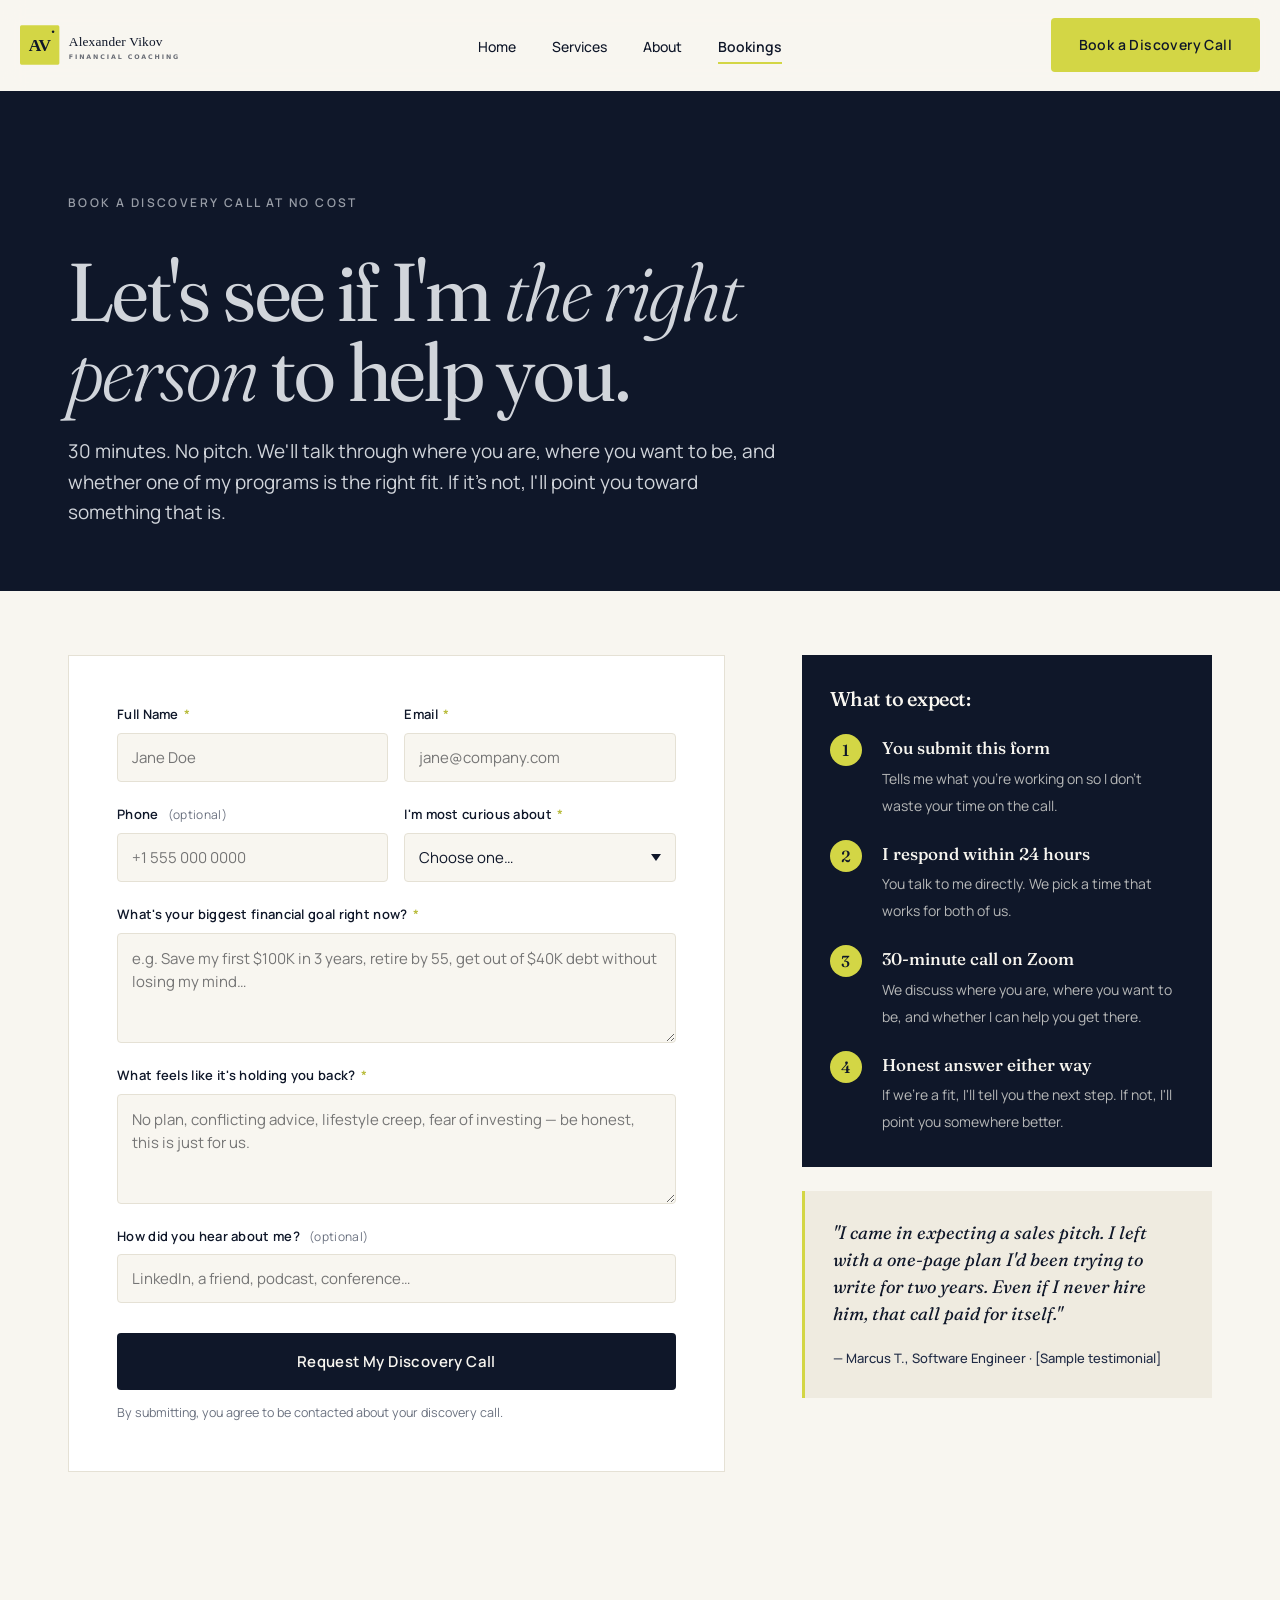
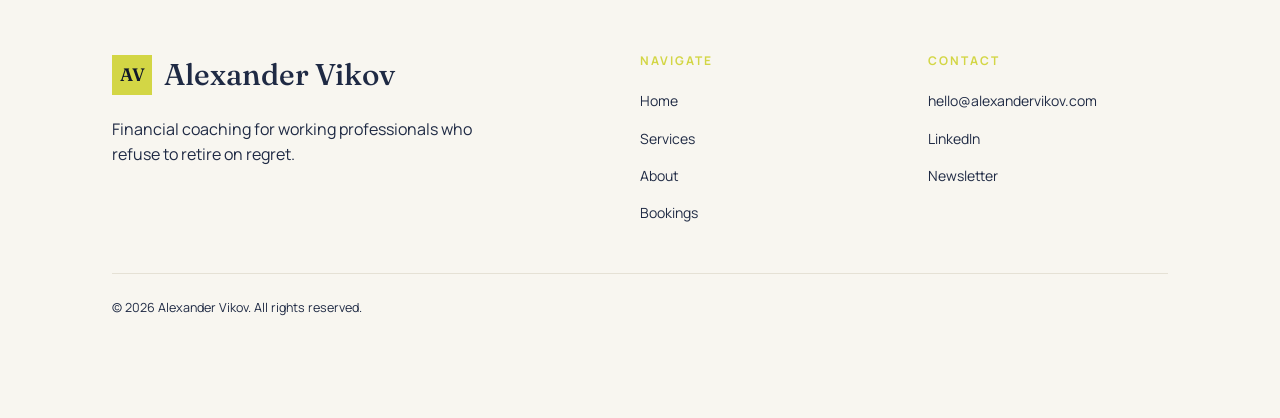
<file: Other-Pages/booking.html>
<!DOCTYPE html>
<html lang="en">
<head>
<meta charset="UTF-8" />
<meta name="viewport" content="width=device-width, initial-scale=1.0" />
<title>Alexander Vikov | Book a Discovery Call</title>
<meta name="description" content="Request your free 30-minute discovery call with Alexander Vikov. No pitch. Just clarity on where you are and what's next." />

<link rel="preconnect" href="https://fonts.googleapis.com" />
<link rel="preconnect" href="https://fonts.gstatic.com" crossorigin />
<link href="https://fonts.googleapis.com/css2?family=Fraunces:ital,opsz,wght,SOFT,WONK@0,9..144,300..700,30..100,0..1;1,9..144,300..700,30..100,0..1&family=Manrope:wght@400;500;600;700&display=swap" rel="stylesheet" />

<link rel="stylesheet" href="../styles.css" />
<link rel="icon" href="logo.svg" type="image/svg+xml" />
</head>
<body>

<!-- ===================== NAV ===================== -->
<header class="nav">
  <div class="container nav-inner">
    <a href="index.html" aria-label="Alexander Vikov — Home">
      <img src="../logo.svg" alt="Alexander Vikov — Financial Coaching" class="nav-logo" href="../index.html"/>
    </a>
    <nav>
      <ul class="nav-links" id="nav-links">
        <li><a href="../index.html">Home</a></li>
        <li><a href="services.html">Services</a></li>
        <li><a href="../index.html#story">About</a></li>
        <li><a href="booking.html">Bookings</a></li>
      </ul>
    </nav>
    <div class="nav-cta">
      <a href="Other-Pages/booking.html" class="btn btn-lime">Book a Discovery Call</a>
      <button class="nav-toggle btn-toggle" aria-label="Toggle menu" aria-expanded="false" aria-controls="nav-links">
        <span></span><span></span><span></span>
      </button>
    </div>
  </div>
</header>

<!-- ===================== HERO ===================== -->
<section class="booking-hero">
  <div class="container reveal">
    <span class="eyebrow">Book A Discovery Call At No Cost</span>
    <h1>Let's see if I'm <em class="italic-accent">the right person</em> to help you.</h1>
    <p>
      30 minutes. No pitch. We'll talk through where you are, where you want to be, and whether one of my programs is the right fit. If it's not, I'll point you toward something that is.
    </p>
  </div>
</section>

<!-- ===================== BOOKING ===================== -->
<section class="booking-section">
  <div class="container">
    <div class="booking-grid">

      <!-- ===== FORM ===== -->
      <div>
        <div class="form-success" id="form-success" role="status" aria-live="polite">
          <strong>Request received, thank you.</strong>
          I'll personally review your responses and reach out within 24 hours to schedule your call. Check your inbox (and your spam folder, just in case).
        </div>

        <form class="form" id="booking-form" novalidate>
          <div class="form-row">
            <div class="field" data-field="fullName">
              <label for="fullName">Full Name <span class="req">*</span></label>
              <input id="fullName" name="fullName" type="text" autocomplete="name" placeholder="Jane Doe" required />
              <span class="error-msg"></span>
            </div>
            <div class="field" data-field="email">
              <label for="email">Email <span class="req">*</span></label>
              <input id="email" name="email" type="email" autocomplete="email" placeholder="jane@company.com" required />
              <span class="error-msg"></span>
            </div>
          </div>

          <div class="form-row">
            <div class="field" data-field="phone">
              <label for="phone">Phone <span class="opt">(optional)</span></label>
              <input id="phone" name="phone" type="tel" autocomplete="tel" placeholder="+1 555 000 0000" />
              <span class="error-msg"></span>
            </div>
            <div class="field" data-field="service">
              <label for="service">I'm most curious about <span class="req">*</span></label>
              <select id="service" name="service" required>
                <option value="">Choose one…</option>
                <option value="one-on-one">1-on-1 Coaching</option>
                <option value="group">Group Coaching</option>
                <option value="enterprise">Enterprise / Team</option>
                <option value="speaking">Speaking Engagement</option>
                <option value="not-sure">Honestly, not sure yet</option>
              </select>
              <span class="error-msg"></span>
            </div>
          </div>

          <div class="field" data-field="goal">
            <label for="goal">What's your biggest financial goal right now? <span class="req">*</span></label>
            <textarea id="goal" name="goal" rows="3" placeholder="e.g. Save my first $100K in 3 years, retire by 55, get out of $40K debt without losing my mind…" required></textarea>
            <span class="error-msg"></span>
          </div>

          <div class="field" data-field="blocker">
            <label for="blocker">What feels like it's holding you back? <span class="req">*</span></label>
            <textarea id="blocker" name="blocker" rows="3" placeholder="No plan, conflicting advice, lifestyle creep, fear of investing — be honest, this is just for us." required></textarea>
            <span class="error-msg"></span>
          </div>

          <div class="field" data-field="referral">
            <label for="referral">How did you hear about me? <span class="opt">(optional)</span></label>
            <input id="referral" name="referral" type="text" placeholder="LinkedIn, a friend, podcast, conference…" />
            <span class="error-msg"></span>
          </div>

          <div class="form-submit">
            <button type="submit" class="btn btn-primary">Request My Discovery Call</button>
            <p class="form-disclaimer">
              By submitting, you agree to be contacted about your discovery call.
            </p>
          </div>
        </form>
      </div>

      <!-- ===== ASIDE ===== -->
      <aside class="booking-aside reveal">
        <div class="aside-card">
          <h3>What to expect:</h3>
          <ul class="expect-list">
            <li>
              <span class="step">1</span>
              <div>
                <strong>You submit this form</strong>
                <span>Tells me what you're working on so I don't waste your time on the call.</span>
              </div>
            </li>
            <li>
              <span class="step">2</span>
              <div>
                <strong>I respond within 24 hours</strong>
                <span>You talk to me directly. We pick a time that works for both of us.</span>
              </div>
            </li>
            <li>
              <span class="step">3</span>
              <div>
                <strong>30-minute call on Zoom</strong>
                <span>We discuss where you are, where you want to be, and whether I can help you get there.</span>
              </div>
            </li>
            <li>
              <span class="step">4</span>
              <div>
                <strong>Honest answer either way</strong>
                <span>If we're a fit, I'll tell you the next step. If not, I'll point you somewhere better.</span>
              </div>
            </li>
          </ul>
        </div>

        <div class="testi-card">
          <blockquote>
            "I came in expecting a sales pitch. I left with a one-page plan I'd been trying to write for two years. Even if I never hire him, that call paid for itself."
          </blockquote>
          <cite>— Marcus T., Software Engineer · [Sample testimonial]</cite>
        </div>
      </aside>

    </div>
  </div>
</section>

<!-- ===================== FOOTER ===================== -->
<footer class="footer">
  <div class="container">
    <div class="footer-grid">
      <div class="footer-brand">
        <div class="footer-logo">
          <span class="mark">AV</span>
          Alexander Vikov
        </div>
        <p>Financial coaching for working professionals who refuse to retire on regret.</p>
      </div>
      <div>
        <h5>Navigate</h5>
        <ul>
          <li><a href="../index.html">Home</a></li>
          <li><a href="services.html">Services</a></li>
          <li><a href="../index.html">About</a></li>
          <li><a href="booking.html">Bookings</a></li>
        </ul>
      </div>
      <div>
        <h5>Contact</h5>
        <ul>
          <li><a href="mailto:hello@alexandervikov.com">hello@alexandervikov.com</a></li>
          <li><a href="#">LinkedIn</a></li>
          <li><a href="#">Newsletter</a></li>
        </ul>
      </div>
    </div>
    <div class="footer-base">
      <span>© 2026 Alexander Vikov. All rights reserved.</span>
    </div>
  </div>
</footer>

<script src="../script.js" defer></script>
</body>
</html>
</file>
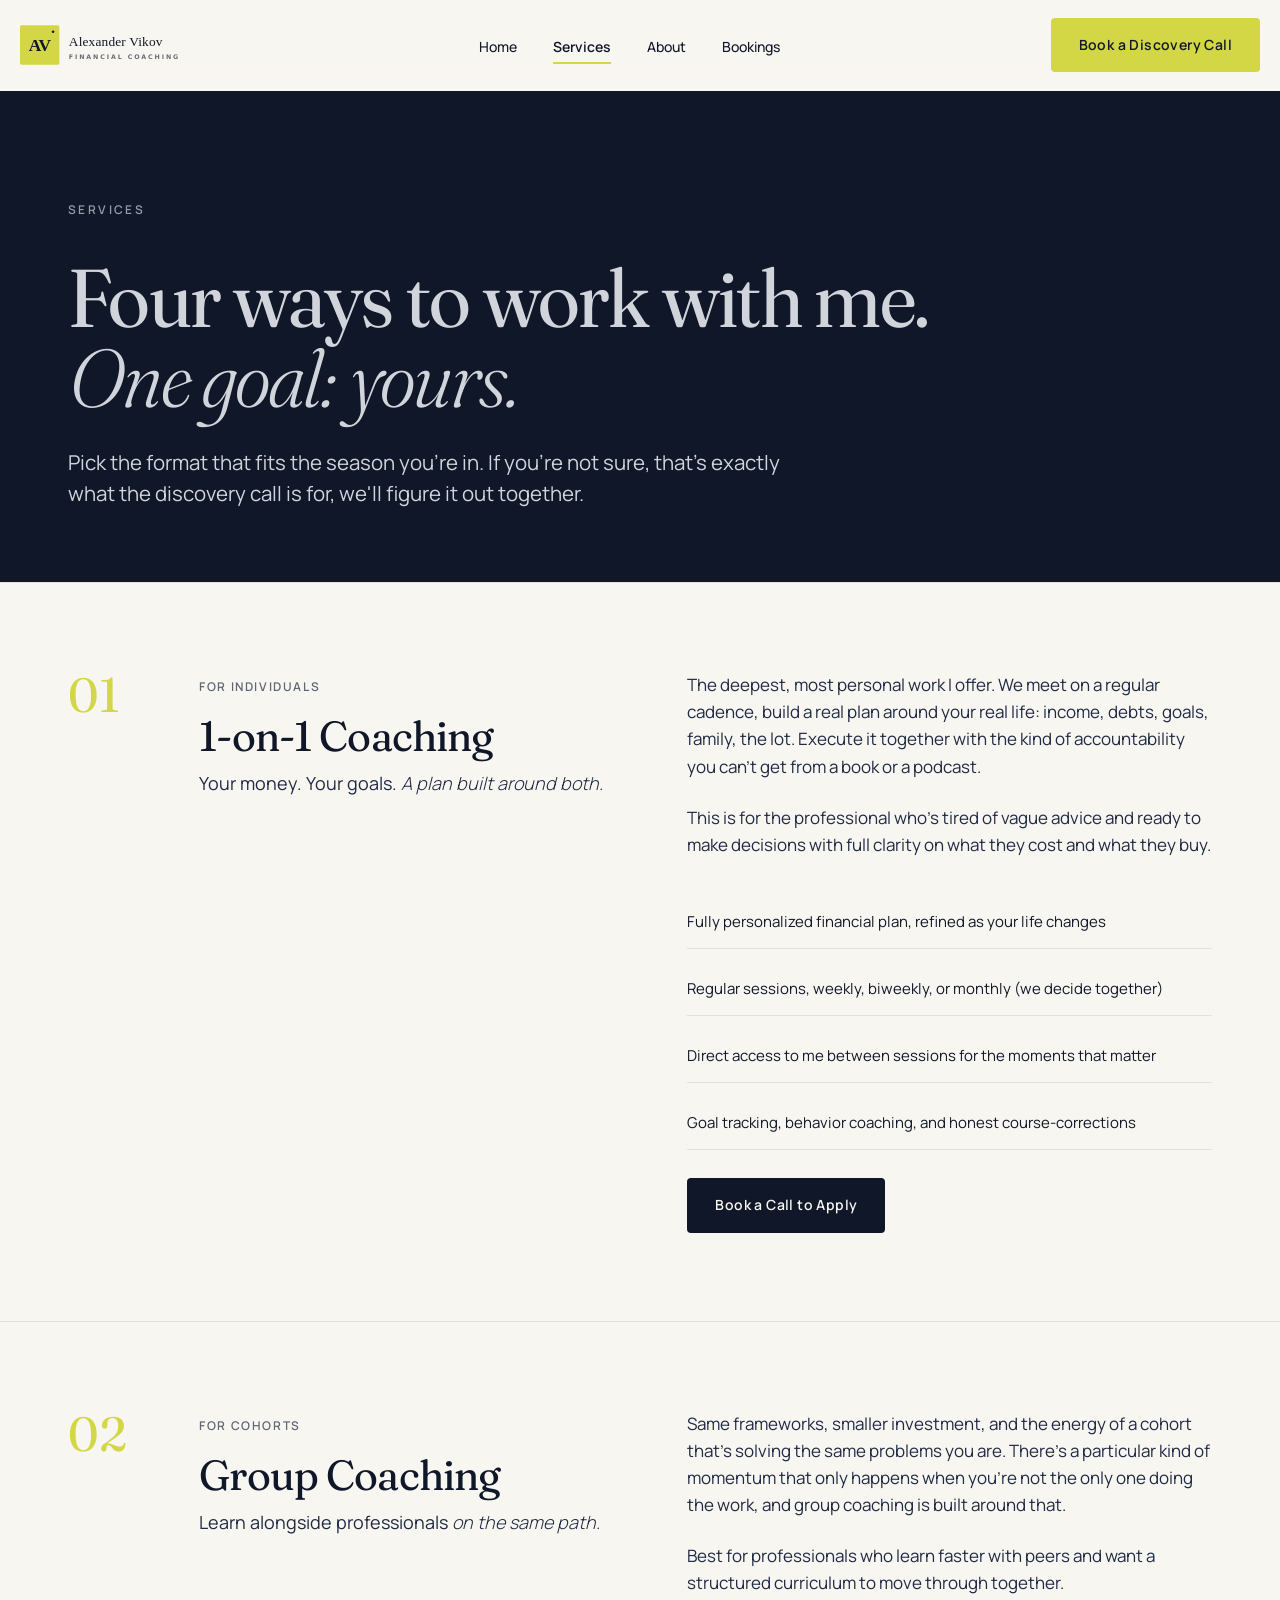
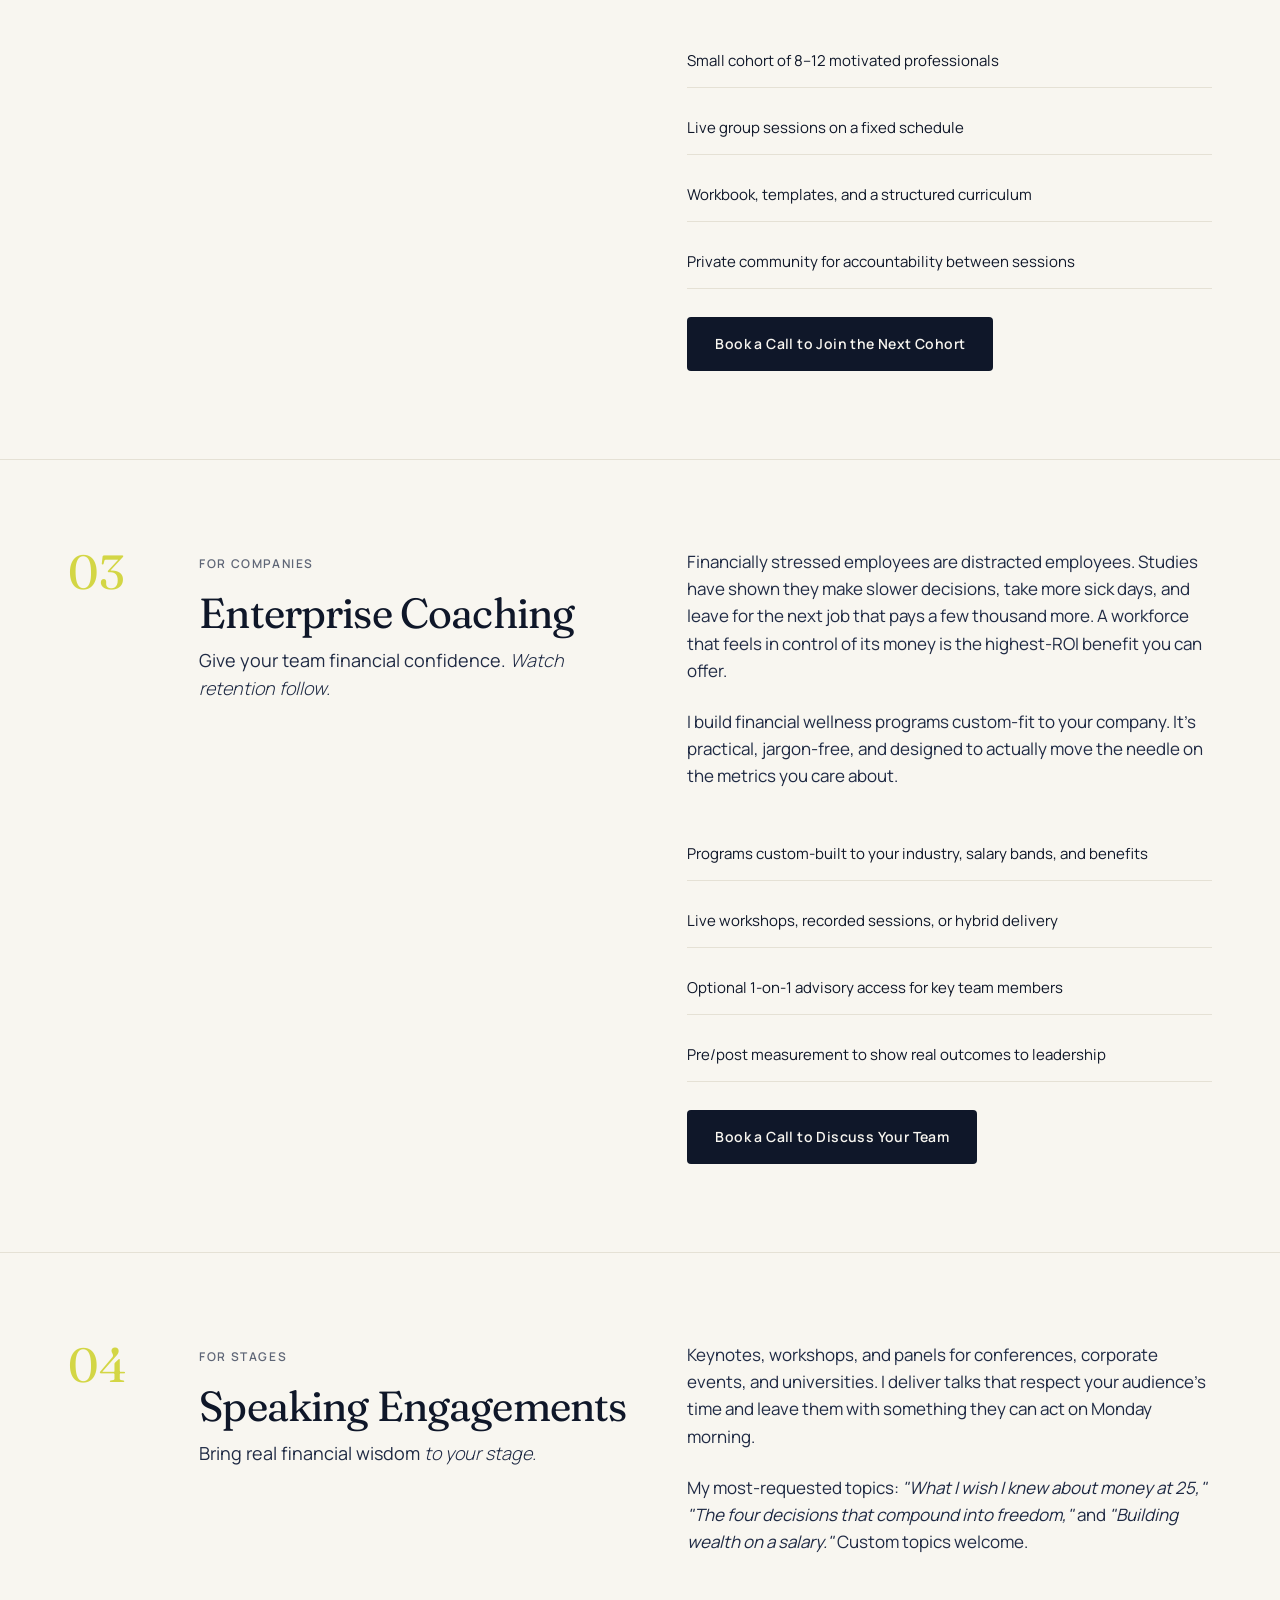
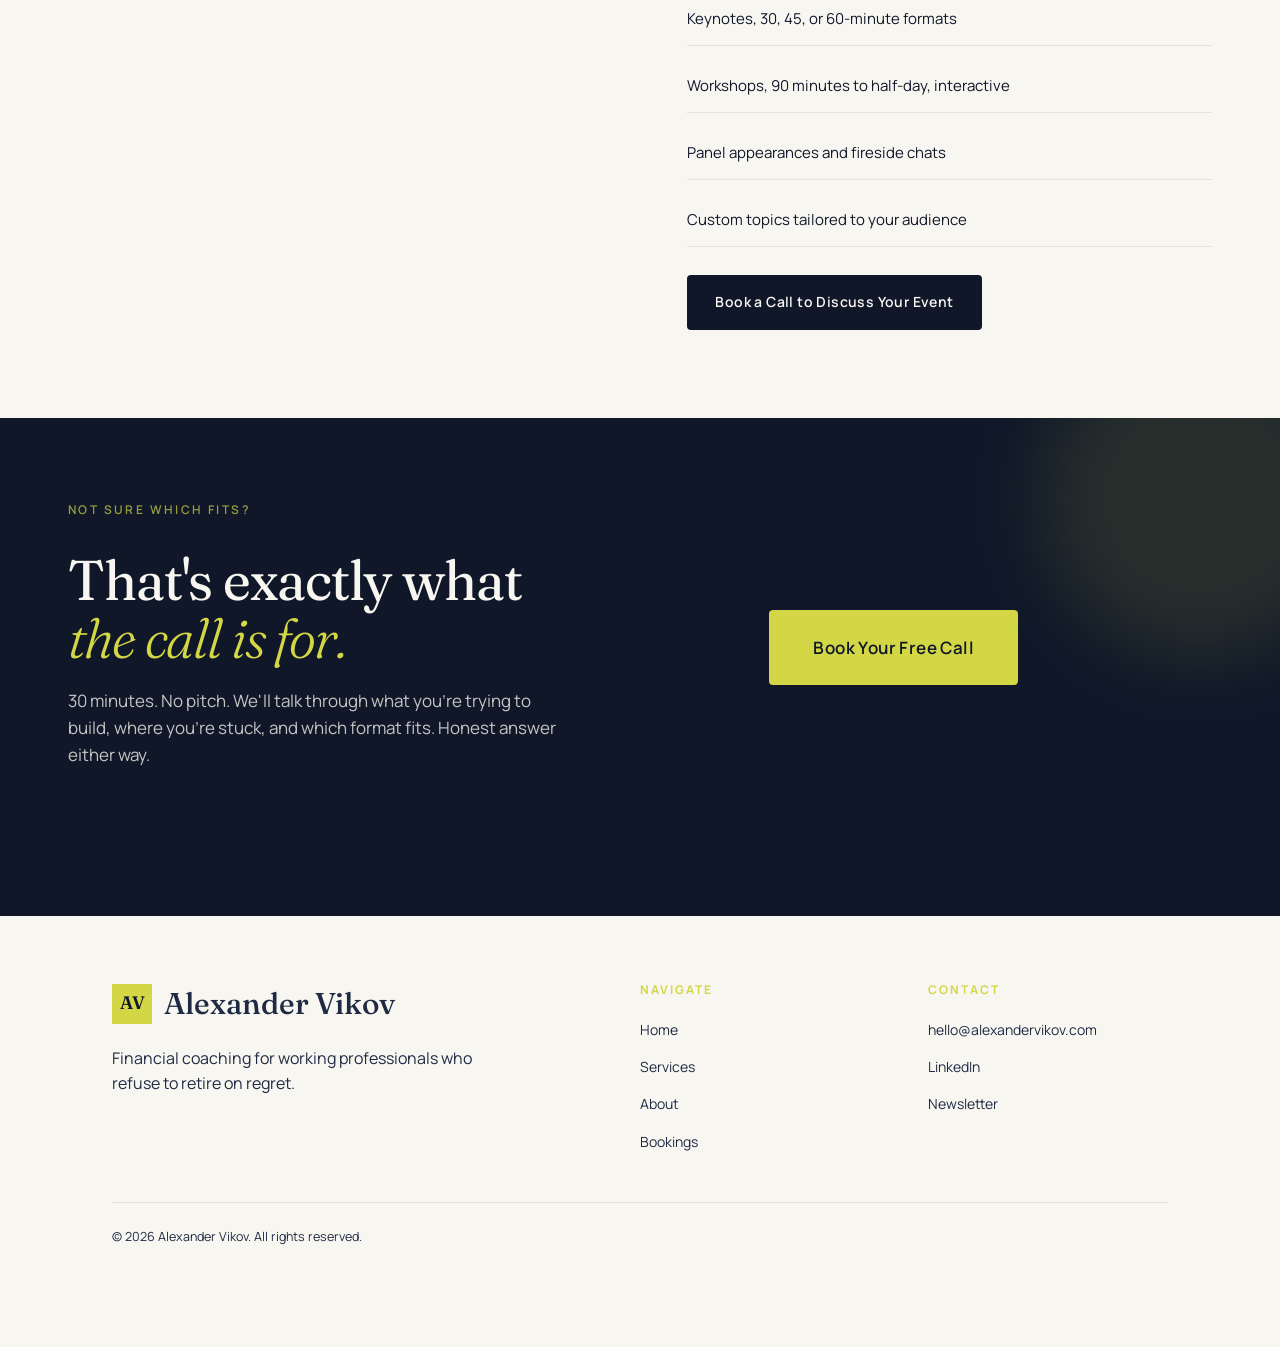
<file: Other-Pages/services.html>
<!DOCTYPE html>
<html lang="en">
<head>
<meta charset="UTF-8" />
<meta name="viewport" content="width=device-width, initial-scale=1.0" />
<title>Alexander Vikov | Services</title>
<meta name="description" content="Four ways to work with Alexander Vikov: 1-on-1 coaching, group cohort, enterprise financial wellness, and speaking engagements." />

<link rel="preconnect" href="https://fonts.googleapis.com" />
<link rel="preconnect" href="https://fonts.gstatic.com" crossorigin />
<link href="https://fonts.googleapis.com/css2?family=Fraunces:ital,opsz,wght,SOFT,WONK@0,9..144,300..700,30..100,0..1;1,9..144,300..700,30..100,0..1&family=Manrope:wght@400;500;600;700&display=swap" rel="stylesheet" />

<link rel="stylesheet" href="../styles.css" />
<link rel="icon" href="../logo.svg" type="image/svg+xml" />
</head>
<body>

<!-- ===================== NAV ===================== -->
<header class="nav">
  <div class="container nav-inner">
    <a href="index.html" aria-label="Alexander Vikov — Home">
      <img src="../logo.svg" alt="Alexander Vikov — Financial Coaching" class="nav-logo" href="../index.html"/>
    </a>
    <nav>
      <ul class="nav-links" id="nav-links">
        <li><a href="../index.html">Home</a></li>
        <li><a href="services.html">Services</a></li>
        <li><a href="../index.html#story">About</a></li>
        <li><a href="booking.html">Bookings</a></li>
      </ul>
    </nav>
    <div class="nav-cta">
      <a href="Other-Pages/booking.html" class="btn btn-lime">Book a Discovery Call</a>
      <button class="nav-toggle btn-toggle" aria-label="Toggle menu" aria-expanded="false" aria-controls="nav-links">
        <span></span><span></span><span></span>
      </button>
    </div>
  </div>
</header>

<!-- ===================== HEADER ===================== -->
<section class="services-hero">
  <div class="container reveal">
    <span class="eyebrow" id=services-eyebrow>Services</span>
    <h1 id="services-header">Four ways to work with me. <em class="italic-accent">One goal: yours.</em></h1>
    <p class="lead">
      Pick the format that fits the season you're in. If you're not sure, that's exactly what the discovery call is for, we'll figure it out together.
    </p>
  </div>
</section>

<!-- ===================== SERVICE 01 — 1-on-1 ===================== -->
<section class="svc-detail" id="one-on-one">
  <div class="container">
    <div class="svc-detail-grid reveal">
      <div class="svc-detail-num">01</div>
      <div>
        <span class="svc-detail-tag">For individuals</span>
        <h2 class="svc-detail-title">1-on-1 Coaching</h2>
        <p class="lead" style="font-size: 18px;">
          Your money. Your goals. <em class="italic-accent">A plan built around both.</em>
        </p>
      </div>
      <div class="svc-detail-body">
        <p>
          The deepest, most personal work I offer. We meet on a regular cadence, build a real plan around your real life: income, debts, goals, family, the lot. Execute it together with the kind of accountability you can't get from a book or a podcast.
        </p>
        <p>
          This is for the professional who's tired of vague advice and ready to make decisions with full clarity on what they cost and what they buy.
        </p>
        <ul class="svc-detail-list">
          <li><span>Fully personalized financial plan, refined as your life changes</span></li>
          <li><span>Regular sessions, weekly, biweekly, or monthly (we decide together)</span></li>
          <li><span>Direct access to me between sessions for the moments that matter</span></li>
          <li><span>Goal tracking, behavior coaching, and honest course-corrections</span></li>
        </ul>
        <a href="booking.html" class="btn btn-primary">Book a Call to Apply</a>
      </div>
    </div>
  </div>
</section>

<!-- ===================== SERVICE 02 — GROUP ===================== -->
<section class="svc-detail" id="group">
  <div class="container">
    <div class="svc-detail-grid reveal">
      <div class="svc-detail-num">02</div>
      <div>
        <span class="svc-detail-tag">For cohorts</span>
        <h2 class="svc-detail-title">Group Coaching</h2>
        <p class="lead" style="font-size: 18px;">
          Learn alongside professionals <em class="italic-accent">on the same path.</em>
        </p>
      </div>
      <div class="svc-detail-body">
        <p>
          Same frameworks, smaller investment, and the energy of a cohort that's solving the same problems you are. There's a particular kind of momentum that only happens when you're not the only one doing the work, and group coaching is built around that.
        </p>
        <p>
          Best for professionals who learn faster with peers and want a structured curriculum to move through together.
        </p>
        <ul class="svc-detail-list">
          <li><span>Small cohort of 8–12 motivated professionals</span></li>
          <li><span>Live group sessions on a fixed schedule</span></li>
          <li><span>Workbook, templates, and a structured curriculum</span></li>
          <li><span>Private community for accountability between sessions</span></li>
        </ul>
        <a href="booking.html" class="btn btn-primary">Book a Call to Join the Next Cohort</a>
      </div>
    </div>
  </div>
</section>

<!-- ===================== SERVICE 03 — ENTERPRISE ===================== -->
<section class="svc-detail" id="enterprise">
  <div class="container">
    <div class="svc-detail-grid reveal">
      <div class="svc-detail-num">03</div>
      <div>
        <span class="svc-detail-tag">For companies</span>
        <h2 class="svc-detail-title">Enterprise Coaching</h2>
        <p class="lead" style="font-size: 18px;">
          Give your team financial confidence. <em class="italic-accent">Watch retention follow.</em>
        </p>
      </div>
      <div class="svc-detail-body">
        <p>
          Financially stressed employees are distracted employees. Studies have shown they make slower decisions, take more sick days, and leave for the next job that pays a few thousand more. A workforce that feels in control of its money is the highest-ROI benefit you can offer.
        </p>
        <p>
          I build financial wellness programs custom-fit to your company. It's practical, jargon-free, and designed to actually move the needle on the metrics you care about.
        </p>
        <ul class="svc-detail-list">
          <li><span>Programs custom-built to your industry, salary bands, and benefits</span></li>
          <li><span>Live workshops, recorded sessions, or hybrid delivery</span></li>
          <li><span>Optional 1-on-1 advisory access for key team members</span></li>
          <li><span>Pre/post measurement to show real outcomes to leadership</span></li>
        </ul>
        <a href="booking.html" class="btn btn-primary">Book a Call to Discuss Your Team</a>
      </div>
    </div>
  </div>
</section>

<!-- ===================== SERVICE 04 — SPEAKING ===================== -->
<section class="svc-detail" id="speaking">
  <div class="container">
    <div class="svc-detail-grid reveal">
      <div class="svc-detail-num">04</div>
      <div>
        <span class="svc-detail-tag">For stages</span>
        <h2 class="svc-detail-title">Speaking Engagements</h2>
        <p class="lead" style="font-size: 18px;">
          Bring real financial wisdom <em class="italic-accent">to your stage.</em>
        </p>
      </div>
      <div class="svc-detail-body">
        <p>
          Keynotes, workshops, and panels for conferences, corporate events, and universities. I deliver talks that respect your audience's time and leave them with something they can act on Monday morning.
        </p>
        <p>
          My most-requested topics: <em>"What I wish I knew about money at 25,"</em> <em>"The four decisions that compound into freedom,"</em> and <em>"Building wealth on a salary."</em> Custom topics welcome.
        </p>
        <ul class="svc-detail-list">
          <li><span>Keynotes, 30, 45, or 60-minute formats</span></li>
          <li><span>Workshops, 90 minutes to half-day, interactive</span></li>
          <li><span>Panel appearances and fireside chats</span></li>
          <li><span>Custom topics tailored to your audience</span></li>
        </ul>
        <a href="booking.html" class="btn btn-primary">Book a Call to Discuss Your Event</a>
      </div>
    </div>
  </div>
</section>

<!-- ===================== FINAL CTA ===================== -->
<section class="cta-band">
  <div class="container cta-band-inner reveal">
    <div>
      <span class="eyebrow" style="color: var(--color-lime);">Not Sure Which Fits?</span>
      <h2 style="margin-top: 16px;">That's exactly what <em>the call is for.</em></h2>
      <p>30 minutes. No pitch. We'll talk through what you're trying to build, where you're stuck, and which format fits. Honest answer either way.</p>
    </div>
    <div class="cta-band-actions">
      <a href="booking.html" class="btn btn-lime">Book Your Free Call</a>
    </div>
  </div>
</section>

<!-- ===================== FOOTER ===================== -->
<footer class="footer">
  <div class="container">
    <div class="footer-grid">
      <div class="footer-brand">
        <div class="footer-logo">
          <span class="mark">AV</span>
          Alexander Vikov
        </div>
        <p>Financial coaching for working professionals who refuse to retire on regret.</p>
      </div>
      <div>
        <h5>Navigate</h5>
        <ul>
          <li><a href="../index.html">Home</a></li>
          <li><a href="services.html">Services</a></li>
          <li><a href="../index.html#story">About</a></li>
          <li><a href="booking.html">Bookings</a></li>
        </ul>
      </div>
      <div>
        <h5>Contact</h5>
        <ul>
          <li><a href="mailto:hello@alexandervikov.com">hello@alexandervikov.com</a></li>
          <li><a href="#">LinkedIn</a></li>
          <li><a href="#">Newsletter</a></li>
        </ul>
      </div>
    </div>
    <div class="footer-base">
      <span>© 2026 Alexander Vikov. All rights reserved.</span>
    </div>
  </div>
</footer>

<script src="../script.js" defer></script>
</body>
</html>
</file>
<file: styles.css>
/* Palette: lime accent (#D3D645), deep navy (#0F1729), warm cream (#F8F6F0)
   Typography: Fraunces (display serif) + Manrope (body sans) */

:root {
  --color-lime: #D3D645;
  --color-lime-dim: #B8BB3A;
  --color-navy: #0F1729;
  --color-navy-soft: #1F2A44;
  --color-cream: #F8F6F0;
  --color-cream-dark: #EFEBE0;
  --color-white: #FFFFFF;
  --color-gray: #6B7280;
  --color-gray-light: #D1D5DB;
  --color-line: #E5E1D5;

  --font-display: 'Fraunces', 'Cormorant Garamond', Georgia, serif;
  --font-body: 'Manrope', system-ui, -apple-system, sans-serif;

  --max-width: 1240px;
  --gutter: clamp(20px, 4vw, 48px);

  --radius-sm: 4px;
  --radius-md: 8px;

  --shadow-soft: 0 1px 2px rgba(15,23,41,0.04), 0 12px 32px -12px rgba(15,23,41,0.10);
  --shadow-lift: 0 1px 2px rgba(15,23,41,0.06), 0 24px 48px -16px rgba(15,23,41,0.18);
}

* { box-sizing: border-box; margin: 0; padding: 0; }

html { scroll-behavior: smooth; -webkit-text-size-adjust: 100%; }

body {
  font-family: var(--font-body);
  background: var(--color-cream);
  color: var(--color-navy);
  font-size: 17px;
  line-height: 1.6;
  font-weight: 400;
  -webkit-font-smoothing: antialiased;
  -moz-osx-font-smoothing: grayscale;
  overflow-x: hidden;
}

img, svg { display: block; max-width: 100%; height: auto; }

a { color: inherit; text-decoration: none; }

button { font-family: inherit; cursor: pointer; border: none; background: none; }

/* Typography utilities */

.eyebrow {
  font-family: var(--font-body);
  font-size: 12px;
  font-weight: 600;
  letter-spacing: 2.4px;
  text-transform: uppercase;
  color: var(--color-navy);
  opacity: 0.7;
  display: inline-flex;
  align-items: center;
  gap: 10px;
  margin-bottom: 15px;
}
.eyebrow::before {
  content: '';
  width: 24px;
  height: 1px;
  background: var(--color-navy);
  opacity: 0.5;
  display: none;
}

h1, h2, h3, h4 {
  font-family: var(--font-display);
  font-weight: 400;
  letter-spacing: -0.02em;
  line-height: 1.05;
  color: var(--color-navy);
  font-variation-settings: "SOFT" 30, "WONK" 0;
}

h1 { font-size: clamp(40px, 6.4vw, 86px); line-height: 0.98; }
h2 { font-size: clamp(32px, 4.8vw, 56px); line-height: 1.04; }
h3 { font-size: clamp(22px, 2.4vw, 30px); line-height: 1.15; }
h4 { font-size: 19px; line-height: 1.25; }

.italic-accent { font-style: italic; font-weight: 300; }

p.lead {
  font-size: clamp(17px, 1.6vw, 21px);
  line-height: 1.55;
  color: var(--color-navy-soft);
  max-width: 60ch;
}

/* Highlight = lime underline (hand-drawn feel) */
.highlight {
  background-image: linear-gradient(transparent 60%, var(--color-lime) 60%, var(--color-lime) 92%, transparent 92%);
  padding: 0 2px;
}

/* Layout */

.container {
  width: 100%;
  max-width: var(--max-width);
  margin: 0 auto;
  padding: 0 var(--gutter);
}

section { padding: clamp(64px, 9vw, 120px) 0; }

/* Buttons */

.btn {
  display: inline-flex;
  align-items: center;
  gap: 10px;
  padding: 16px 28px;
  font-family: var(--font-body);
  font-size: 14px;
  font-weight: 600;
  letter-spacing: 0.4px;
  border-radius: var(--radius-sm);
  transition: transform 0.18s ease, background 0.18s ease, color 0.18s ease, box-shadow 0.18s ease;
  white-space: nowrap;
}
.btn:hover { transform: translateY(-2px); }
.btn:active { transform: translateY(0); }

.btn-primary {
  background: var(--color-navy);
  color: var(--color-cream);
}
.btn-primary:hover {
  background: var(--color-navy-soft);
  box-shadow: var(--shadow-lift);
}

.btn-lime {
  background: var(--color-lime);
  color: var(--color-navy);
}
.btn-lime:hover { background: var(--color-lime-dim); box-shadow: var(--shadow-lift); }

.btn-ghost {
  background: transparent;
  color: var(--color-navy);
  border: 1px solid rgba(15,23,41,0.18);
}
.btn-ghost:hover { background: var(--color-navy); color: var(--color-cream); border-color: var(--color-navy); }

.btn-arrow { transition: transform 0.18s ease; }
.btn:hover .btn-arrow { transform: translateX(4px); }

.text-link {
  display: inline-flex;
  align-items: center;
  gap: 6px;
  font-weight: 600;
  font-size: 14px;
  letter-spacing: 0.3px;
  border-bottom: 1px solid var(--color-navy);
  padding-bottom: 2px;
  transition: gap 0.18s ease;
}
.text-link:hover { gap: 12px; }

/* Navigation */

.nav {
  position: sticky;
  top: 0;
  z-index: 50;
  background: rgba(248, 246, 240, 0.86);
  backdrop-filter: saturate(140%) blur(12px);
  -webkit-backdrop-filter: saturate(140%) blur(12px);
  border-bottom: 1px solid transparent;
  transition: border-color 0.2s ease, background 0.2s ease;
}
.nav.is-scrolled { border-bottom-color: var(--color-line); }

.nav-inner {
  display: flex;
  align-items: center;
  justify-content: space-between;
  padding: 18px 0;
}

.nav-logo { height: 44px; width: auto; }

.nav-links {
  display: flex;
  align-items: center;
  gap: 36px;
  list-style: none;
}
.nav-links a {
  font-size: 14px;
  font-weight: 500;
  position: relative;
  padding: 6px 0;
  transition: color 0.18s ease;
}
.nav-links a::after {
  content: '';
  position: absolute;
  left: 0; bottom: -2px;
  width: 0; height: 2px;
  background: var(--color-lime);
  transition: width 0.2s ease;
}
.nav-links a:hover::after, .nav-links a.is-active::after { width: 100%; }
.nav-links a.is-active { font-weight: 600; }

.nav-cta { display: flex; align-items: center; gap: 16px; }

.nav-toggle {
  display: none;
  width: 40px; height: 40px;
  flex-direction: column;
  justify-content: center;
  align-items: center;
  gap: 5px;
}
.nav-toggle span {
  display: block;
  width: 22px; height: 2px;
  background: var(--color-navy);
  transition: transform 0.2s ease, opacity 0.2s ease;
}
.nav-toggle[aria-expanded="true"] span:nth-child(1) { transform: translateY(7px) rotate(45deg); }
.nav-toggle[aria-expanded="true"] span:nth-child(2) { opacity: 0; }
.nav-toggle[aria-expanded="true"] span:nth-child(3) { transform: translateY(-7px) rotate(-45deg); }

@media (max-width: 880px) {
  .nav-links {
    position: absolute;
    top: 100%; left: 0; right: 0;
    flex-direction: column;
    background: var(--color-cream);
    padding: 24px var(--gutter);
    gap: 20px;
    border-bottom: 1px solid var(--color-line);
    transform: translateY(-12px);
    opacity: 0;
    pointer-events: none;
    transition: transform 0.2s ease, opacity 0.2s ease;
  }
  .nav-links.is-open {
    transform: translateY(0);
    opacity: 1;
    pointer-events: auto;
  }
  .nav-toggle { display: flex; }
  .nav-cta .btn:not(.btn-toggle) { display: none; }
}

/* HERO (homepage) */

.hero {
  padding-top: clamp(48px, 7vw, 88px);
  padding-bottom: clamp(64px, 9vw, 120px);
  position: relative;
  overflow: hidden;
}

.hero-grid {
  display: grid;
  grid-template-columns: 1.15fr 1fr;
  gap: clamp(40px, 6vw, 80px);
  align-items: center;
}
@media (max-width: 880px) { .hero-grid { grid-template-columns: 1fr; } }

.hero-eyebrow { margin-bottom: 24px; }

.hero-headline {
  margin-bottom: 28px;
}

.hero-headline em {
  font-style: italic;
  font-weight: 300;
  color: var(--color-navy-soft);
}

.hero-sub {
  font-size: clamp(17px, 1.5vw, 19px);
  color: var(--color-navy-soft);
  max-width: 56ch;
  margin-bottom: 36px;
  line-height: 1.55;
}

.hero-actions { display: flex; flex-wrap: wrap; gap: 14px; align-items: center; }

.hero-meta {
  margin-top: 40px;
  display: flex;
  gap: 32px;
  flex-wrap: wrap;
  font-size: 13px;
  color: var(--color-navy-soft);
}
.hero-meta div strong {
  display: block;
  font-family: var(--font-display);
  font-size: 28px;
  font-weight: 500;
  color: var(--color-navy);
  line-height: 1;
  margin-bottom: 4px;
}

/* Hero photo with editorial frame */
.hero-photo-wrap {
  position: relative;
  aspect-ratio: 4 / 5;
  max-width: 460px;
  margin-left: auto;
}
.hero-photo {
  width: 100%; height: 100%;
  object-fit: cover;
  border-radius: 2px;
  position: relative;
  z-index: 2;
  filter: contrast(1.02) saturate(0.95);
}
.hero-photo-wrap::before {
  content: '';
  position: absolute;
  inset: 16px -16px -16px 16px;
  background: var(--color-lime);
  z-index: 1;
}
.hero-photo-tag {
  position: absolute;
  z-index: 3;
  bottom: -20px; left: -20px;
  background: var(--color-navy);
  color: var(--color-cream);
  padding: 14px 18px;
  font-size: 12px;
  letter-spacing: 1px;
  text-transform: uppercase;
  font-weight: 600;
  max-width: 270px;
  line-height: 1.4;
}
.hero-photo-tag em {
  display: block;
  font-family: var(--font-display);
  font-style: italic;
  font-size: 16px;
  letter-spacing: 0;
  text-transform: none;
  font-weight: 400;
  margin-top: 4px;
  color: var(--color-lime);
}
@media (max-width: 880px) { .hero-photo-wrap { max-width: 100%; margin-left: 0; } }

/* Trusted By strip */

.featured {
  padding: 40px 0;
  border-top: 1px solid var(--color-line);
  border-bottom: 1px solid var(--color-line);
  background: var(--color-cream);
}
.featured-inner {
  display: grid;
  grid-template-columns: 1fr;
  gap: 30px;
  justify-items: center;
}
@media (max-width: 720px) {
  .featured-inner { grid-template-columns: 1fr; gap: 20px; text-align: center;}
}
.featured-label {
  font-size: 17px;
  font-weight: 600;
  font-family: var(--font-display);
  letter-spacing: 2.4px;
  text-transform: uppercase;
  color: var(--color-navy);
  opacity: 0.6;
  max-width: 140px;
  line-height: 1.5;
  white-space: nowrap;
}
.featured-logos {
  display: flex;
  flex-wrap: wrap;
  gap: clamp(28px, 5vw, 56px);
  align-items: center;
  justify-content: flex-start;
}
@media (max-width: 720px) { .featured-logos { justify-content: center; } }
.featured-logo {
  font-family: var(--font-display);
  font-weight: 500;
  font-size: 30px;
  letter-spacing: -0.5px;
  color: var(--color-navy);
  opacity: 0.55;
  transition: opacity 0.2s ease;
}
.featured-logo:hover { opacity: 1; }
.featured-logo.bold { font-weight: 700; }

/* STORY */

.story {
  background: var(--color-cream);
  position: relative;
}
.story-grid {
  display: grid;
  grid-template-columns: 1.2fr 1fr;
  gap: clamp(40px, 7vw, 96px);
  align-items: start;
}
@media (max-width: 880px) { .story-grid { grid-template-columns: 1fr; } }

.story-aside { position: sticky; top: 110px; }
@media (max-width: 880px) { .story-aside { position: static; } }

.story-aside h2 { margin: 18px 0 24px; }

.pull-quote {
  border-left: 3px solid var(--color-lime);
  padding: 4px 0 4px 22px;
  margin-top: 28px;
  font-family: var(--font-display);
  font-style: italic;
  font-size: 22px;
  line-height: 1.4;
  color: var(--color-navy);
  font-weight: 400;
}

.story-body p {
  font-size: 18px;
  line-height: 1.65;
  color: var(--color-navy-soft);
  margin-bottom: 22px;
}
.story-body p:first-child::first-letter {
  font-family: var(--font-display);
  font-size: 64px;
  font-weight: 500;
  float: left;
  line-height: 0.85;
  margin: 6px 12px 0 0;
  color: var(--color-navy);
}

.credentials {
  display: flex;
  flex-wrap: wrap;
  gap: 14px;
  margin-top: 32px;
  padding-top: 28px;
  border-top: 1px solid var(--color-line);
}
.cred-pill {
  display: inline-flex;
  align-items: center;
  gap: 8px;
  padding: 8px 14px;
  border: 1px solid var(--color-line);
  border-radius: 999px;
  font-size: 13px;
  font-weight: 500;
  background: var(--color-white);
}

/* VALUE PILLARS */

.pillars {
  background: var(--color-navy);
  color: var(--color-cream);
}
.pillars h2 { color: var(--color-cream); margin-bottom: 16px; }
.pillars .eyebrow { color: var(--color-lime); opacity: 1; }
.pillars .eyebrow::before { background: var(--color-lime); opacity: 1; display: none;}
.pillars-intro { margin-bottom: 64px; max-width: 60ch; opacity: 0.85; }
.pillars p.lead { color: var(--color-cream); }

.pillars-grid {
  display: grid;
  grid-template-columns: repeat(auto-fit, minmax(240px, 1fr));
  gap: 1px;
  background: rgba(255,255,255,0.08);
  border: 1px solid rgba(255,255,255,0.08);
}
.pillar {
  padding: 36px 28px;
  background: var(--color-navy);
  display: flex;
  flex-direction: column;
  gap: 14px;
  transition: background 0.2s ease;
}
.pillar:hover { background: var(--color-navy-soft); }
.pillar-num {
  font-family: var(--font-display);
  font-size: 14px;
  color: var(--color-lime);
  font-weight: 500;
}
.pillar h4 {
  color: var(--color-cream);
  font-family: var(--font-display);
  font-size: 22px;
  font-weight: 400;
  line-height: 1.2;
}
.pillar p {
  font-size: 14.5px;
  line-height: 1.55;
  color: rgba(248,246,240,0.72);
}

/* SERVICES PREVIEW (homepage) */

.services-preview h2 { margin-bottom: 16px; }
.services-preview-intro { margin-bottom: 56px; max-width: 56ch; }

.svc-grid {
  display: grid;
  grid-template-columns: repeat(auto-fit, minmax(260px, 1fr));
  gap: 24px;
}

.svc-card {
  background: var(--color-white);
  border: 1px solid var(--color-line);
  padding: 32px 28px;
  display: flex;
  flex-direction: column;
  gap: 16px;
  transition: transform 0.22s ease, box-shadow 0.22s ease, border-color 0.22s ease;
  position: relative;
  overflow: hidden;
}
.svc-card::before {
  content: '';
  position: absolute;
  top: 0; left: 0;
  width: 0; height: 3px;
  background: var(--color-lime);
  transition: width 0.3s ease;
}
.svc-card:hover {
  transform: translateY(-6px);
  box-shadow: var(--shadow-lift);
  border-color: transparent;
}
.svc-card:hover::before { width: 100%; }

.svc-card-num {
  font-family: var(--font-display);
  font-size: 13px;
  color: var(--color-gray);
  letter-spacing: 1px;
}
.svc-card h3 { font-size: 24px; font-weight: 500; }
.svc-card p {
  color: var(--color-navy-soft);
  font-size: 15px;
  line-height: 1.55;
  flex-grow: 1;
}
.svc-card .text-link { margin-top: 8px; align-self: flex-start; }

/* Services PAGE (detailed) */

.services-hero {
  padding: clamp(72px, 8vw, 110px) 0 clamp(48px, 6vw, 72px);
  background-color:#0F1729
}
.services-hero h1 {
  max-width: 18ch;
  margin: 24px 0 28px;
  color:#D1D5DB
}
.services-hero p { max-width: 60ch; 
color:#D1D5DB
}

#services-eyebrow {
  font-family: var(--font-body);
  font-size: 12px;
  font-weight: 600;
  letter-spacing: 2.4px;
  text-transform: uppercase;
  color:#D1D5DB;
  opacity: 0.7;
  display: inline-flex;
  align-items: center;
  gap: 10px;
  margin-bottom: 15px;
}

#services-eyebrow::before {
  content: '';
  width: 24px;
  height: 1px;
  background-color: #D1D5DB;
  opacity: 0.5;
  display: none;
}


.svc-detail {
  border-top: 1px solid var(--color-line);
  padding: clamp(56px, 7vw, 88px) 0;
}
.svc-detail-grid {
  display: grid;
  grid-template-columns: 80px 1fr 1.2fr;
  gap: clamp(24px, 4vw, 56px);
  align-items: start;
}
@media (max-width: 880px) {
  .svc-detail-grid { grid-template-columns: 1fr; gap: 24px; }
}
.svc-detail-num {
  font-family: var(--font-display);
  font-size: 48px;
  font-weight: 400;
  color: var(--color-lime);
  line-height: 1;
}
.svc-detail-title {
  font-family: var(--font-display);
  font-size: clamp(28px, 3.6vw, 42px);
  line-height: 1.05;
  font-weight: 400;
  margin-bottom: 12px;
}
.svc-detail-tag {
  display: inline-block;
  font-size: 12px;
  font-weight: 600;
  letter-spacing: 1.6px;
  text-transform: uppercase;
  color: var(--color-navy-soft);
  opacity: 0.7;
  margin-bottom: 18px;
}
.svc-detail-body p {
  font-size: 17px;
  line-height: 1.6;
  color: var(--color-navy-soft);
  margin-bottom: 24px;
}
.svc-detail-list {
  list-style: none;
  margin-bottom: 28px;
}
.svc-detail-list li {
  padding: 14px 0;
  border-bottom: 1px solid var(--color-line);
  display: grid;
  grid-template-columns: 1fr;
  gap: 14px;
  font-size: 15px;
  color: var(--color-navy);
}
.svc-detail-list li::before {
  content: '';
  color: var(--color-lime-dim);
  font-weight: 600;
}


/* FINAL CTA BAND */

.cta-band {
  background: var(--color-navy);
  color: var(--color-cream);
  position: relative;
  overflow: hidden;
  padding-top: clamp(48px, 6vw, 80px);
}
.cta-band::before {
  content: '';
  position: absolute;
  top: -80px; right: -80px;
  width: 320px; height: 320px;
  background: var(--color-lime);
  opacity: 0.12;
  border-radius: 50%;
  filter: blur(40px);
}
.cta-band-inner {
  position: relative;
  z-index: 1;
  display: grid;
  grid-template-columns: 1.4fr 1fr;
  gap: 48px;
  align-items: end;
}
@media (max-width: 720px) { .cta-band-inner { grid-template-columns: 1fr; } }

.cta-band h2 { color: var(--color-cream); max-width: 14ch; }
.cta-band h2 em { color: var(--color-lime); font-style: italic; font-weight: 300; }
.cta-band p {
  color: rgba(248,246,240,0.78);
  font-size: 17px;
  margin: 20px 0 32px;
  max-width: 50ch;
}
.cta-band-actions { display: flex; flex-wrap: wrap; gap: 14px; justify-self: center; align-self: center;  margin-right: 180px;}
@media (max-width: 720px) { .cta-band-actions { justify-self: start; } }

.cta-band-actions .btn { padding: 24px 44px; font-size: 17px; }


/* BOOKING PAGE */

.booking-hero {
  padding: clamp(64px, 8vw, 96px) 0 clamp(40px, 5vw, 64px);
  text-align: left;
  background-color: #0F1729;
}
.booking-hero h1 {
  max-width: 16ch;
  margin: 24px 0 24px;
  color: #D1D5DB;
}
.booking-hero p { max-width: 60ch; font-size: 19px; color: #D1D5DB; }

.booking-hero .eyebrow {
  color: #D1D5DB;
}

.booking-hero .eyebrow::before {
  background-color: #D1D5DB;
  display: none;
}

.booking-section {
  padding: clamp(40px, 5vw, 72px) 0 clamp(72px, 9vw, 120px);
}

.booking-grid {
  display: grid;
  grid-template-columns: 1.6fr 1fr;
  gap: clamp(40px, 6vw, 80px);
  align-items: start;
}
@media (max-width: 980px) { .booking-grid { grid-template-columns: 1fr; } }

/* Form */
.form {
  background: var(--color-white);
  padding: clamp(28px, 4vw, 48px);
  border: 1px solid var(--color-line);
  display: flex;
  flex-direction: column;
  gap: 22px;
}

.form-row { display: grid; grid-template-columns: 1fr 1fr; gap: 16px; }
@media (max-width: 600px) { .form-row { grid-template-columns: 1fr; } }

.field { display: flex; flex-direction: column; gap: 8px; }

.field label {
  font-size: 13px;
  font-weight: 600;
  letter-spacing: 0.3px;
  color: var(--color-navy);
}
.field label .req { color: var(--color-lime-dim); margin-left: 2px; }
.field label .opt {
  color: var(--color-gray);
  font-weight: 400;
  font-size: 12px;
  margin-left: 6px;
}

.field input,
.field textarea,
.field select {
  font-family: var(--font-body);
  font-size: 15px;
  padding: 13px 14px;
  border: 1px solid var(--color-line);
  background: var(--color-cream);
  color: var(--color-navy);
  border-radius: var(--radius-sm);
  transition: border-color 0.18s ease, background 0.18s ease, box-shadow 0.18s ease;
  width: 100%;
}
.field textarea { min-height: 110px; resize: vertical; line-height: 1.55; }
.field select { appearance: none; background-image: url("data:image/svg+xml;utf8,<svg xmlns='http://www.w3.org/2000/svg' viewBox='0 0 12 8'><path fill='%230F1729' d='M6 8 0 0h12z'/></svg>"); background-repeat: no-repeat; background-position: right 14px center; background-size: 10px; padding-right: 36px; }
.field input:focus,
.field textarea:focus,
.field select:focus {
  outline: none;
  border-color: var(--color-navy);
  background: var(--color-white);
  box-shadow: 0 0 0 4px rgba(211, 214, 69, 0.25);
}
.field .error-msg {
  font-size: 12.5px;
  color: #B23A48;
  display: none;
  font-weight: 500;
}
.field.has-error .error-msg { display: block; }
.field.has-error input,
.field.has-error textarea,
.field.has-error select { border-color: #B23A48; }

.form-submit {
  display: flex;
  flex-direction: column;
  gap: 14px;
  margin-top: 8px;
}
.form-submit button { width: 100%; justify-content: center; padding: 18px; font-size: 15px; }
.form-disclaimer {
  font-size: 12.5px;
  color: var(--color-gray);
  line-height: 1.5;
}

.form-success {
  display: none;
  background: var(--color-lime);
  color: var(--color-navy);
  padding: 22px 24px;
  border-radius: var(--radius-md);
  margin-bottom: 24px;
  font-weight: 500;
}
.form-success.is-visible { display: block; }
.form-success strong { font-family: var(--font-display); font-size: 19px; display: block; margin-bottom: 4px; }

/* Booking Aside */
.booking-aside {}
@media (max-width: 980px) { .booking-aside { position: static; } }

.aside-card {
  background: var(--color-navy);
  color: var(--color-cream);
  padding: 32px 28px;
  margin-bottom: 24px;
}
.aside-card h3 {
  color: var(--color-cream);
  font-size: 20px;
  margin-bottom: 24px;
  font-weight: 500;
}

.expect-list { list-style: none; display: flex; flex-direction: column; gap: 22px; }
.expect-list li {
  display: grid;
  grid-template-columns: 36px 1fr;
  gap: 16px;
  align-items: start;
}
.expect-list li .step {
  width: 32px; height: 32px;
  background: var(--color-lime);
  color: var(--color-navy);
  display: flex;
  align-items: center;
  justify-content: center;
  font-family: var(--font-display);
  font-size: 16px;
  font-weight: 500;
  border-radius: 50%;
}
.expect-list li strong {
  display: block;
  font-family: var(--font-display);
  font-weight: 500;
  font-size: 17px;
  margin-bottom: 2px;
  color: var(--color-cream);
}
.expect-list li span {
  font-size: 14px;
  color: rgba(248,246,240,0.72);
  line-height: 1.5;
}

.testi-card {
  background: var(--color-cream-dark);
  padding: 28px;
  border-left: 3px solid var(--color-lime);
}
.testi-card blockquote {
  font-family: var(--font-display);
  font-style: italic;
  font-size: 18px;
  line-height: 1.5;
  color: var(--color-navy);
  margin-bottom: 16px;
}
.testi-card cite {
  font-style: normal;
  font-size: 13px;
  color: var(--color-navy-soft);
  font-weight: 500;
}

/* FOOTER */

.footer {
  background: var(--color-cream);
  color: var(--color-navy-soft);
  padding: 64px clamp(24px, 5vw, 64px) 100px; 
}
.footer-grid {
  display: grid;
  grid-template-columns: 2fr 1fr 1fr;
  gap: 48px;
  margin-bottom: 48px;
}
@media (max-width: 720px) { .footer-grid { grid-template-columns: 1fr; gap: 32px; } }

.footer-brand p {
  margin-top: 18px;
  font-size: 16px;
  max-width: 40ch;
  line-height: 1.55;
}
.footer h5 {
  font-family: var(--font-body);
  font-size: 12px;
  text-transform: uppercase;
  letter-spacing: 2px;
  color: var(--color-lime);
  margin-bottom: 16px;
  font-weight: 700;
}
.footer ul { list-style: none; display: flex; flex-direction: column; gap: 10px; }
.footer ul a {
  font-size: 14px;
  color: var(--color-navy-soft);
  transition: color 0.18s ease;
}
.footer ul a:hover { color: var(--color-lime); }

.footer-base {
  border-top: 1px solid var(--color-line);
  padding-top: 24px;
  display: flex;
  justify-content: space-between;
  align-items: center;
  font-size: 12.5px;
  flex-wrap: wrap;
  gap: 12px;
}

.footer-logo {
  display: flex;
  align-items: center;
  gap: 12px;
  font-family: var(--font-display);
  font-size: 30px;
  font-weight: 500;
  color: var(--color-navy-soft);
}
.footer-logo .mark {
  width: 40px; height: 40px;
  background: var(--color-lime);
  display: flex;
  align-items: center;
  justify-content: center;
  color: var(--color-navy);
  font-weight: 600;
  font-size: 18px;
}

/* SCROLL REVEAL ANIMATION */

.reveal {
  opacity: 0;
  transform: translateY(24px);
  transition: opacity 0.8s ease, transform 0.8s cubic-bezier(0.2, 0.7, 0.2, 1);
}
.reveal.is-visible { opacity: 1; transform: translateY(0); }

@media (prefers-reduced-motion: reduce) {
  .reveal { opacity: 1; transform: none; transition: none; }
  html { scroll-behavior: auto; }
}
</file>
